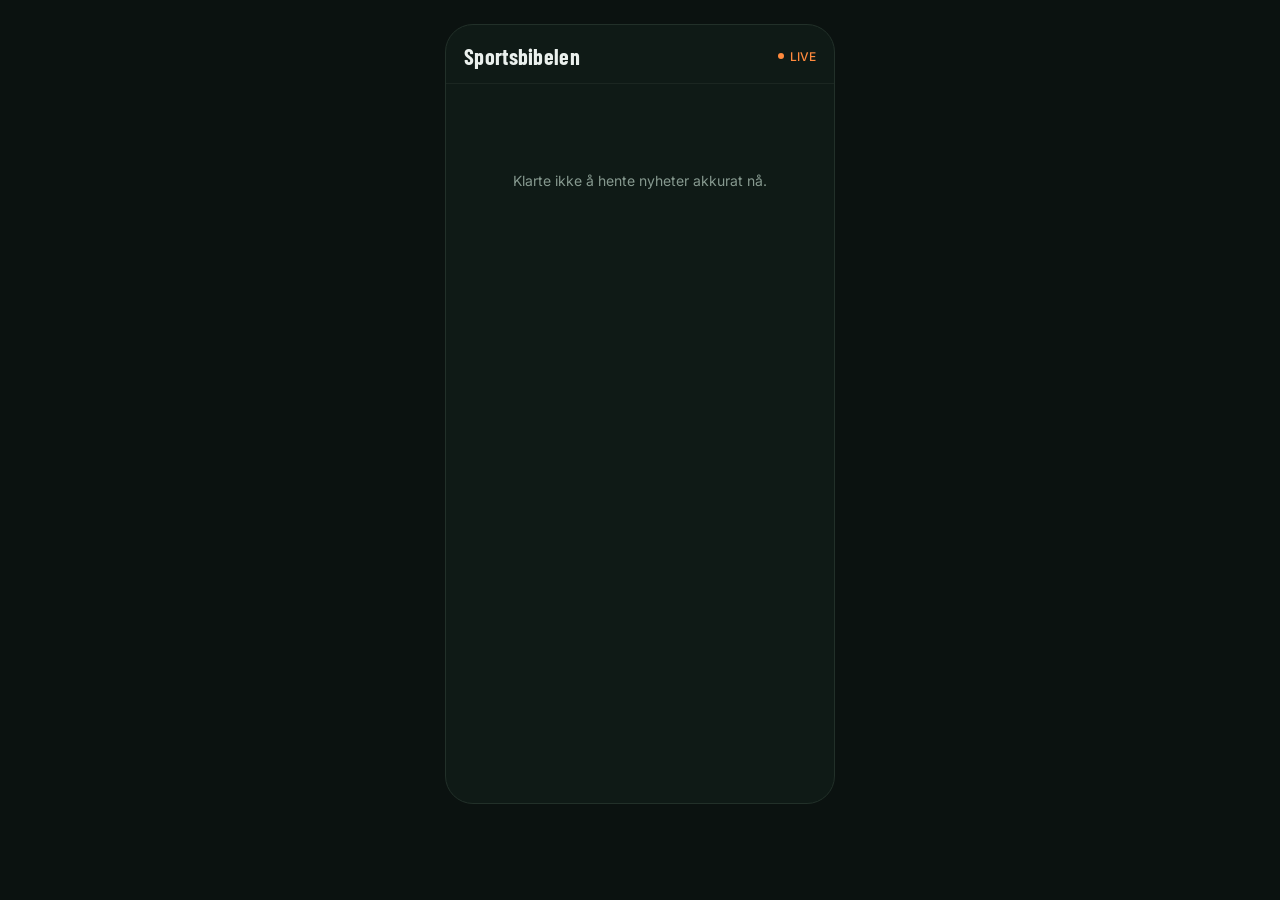
<file: index (1).html>
<!DOCTYPE html>
<html lang="no">
<head>
<meta charset="UTF-8">
<meta name="viewport" content="width=device-width, initial-scale=1.0">
<title>Sportsbibelen</title>
<link rel="preconnect" href="https://fonts.googleapis.com">
<link rel="preconnect" href="https://fonts.gstatic.com" crossorigin>
<link href="https://fonts.googleapis.com/css2?family=Barlow+Condensed:wght@600;700&family=Inter:wght@400;500;600&display=swap" rel="stylesheet">
<style>
  * { box-sizing: border-box; }

  body {
    margin: 0;
    background: #0B1210;
    font-family: 'Inter', -apple-system, BlinkMacSystemFont, sans-serif;
    display: flex;
    justify-content: center;
    padding: 24px 12px;
    min-height: 100vh;
  }

  .phone {
    width: 390px;
    max-width: 100%;
    background: #0F1A16;
    border-radius: 28px;
    border: 1px solid #223029;
    overflow: hidden;
    display: flex;
    flex-direction: column;
    height: 780px;
  }

  .header {
    display: flex;
    align-items: center;
    justify-content: space-between;
    padding: 18px 18px 14px;
    border-bottom: 1px solid #1B2621;
    flex-shrink: 0;
  }

  .logo {
    font-family: 'Barlow Condensed', sans-serif;
    font-weight: 700;
    font-size: 22px;
    color: #EAF0ED;
    letter-spacing: 0.3px;
    margin: 0;
  }

  .live-tag {
    display: flex;
    align-items: center;
    gap: 6px;
    font-size: 12px;
    color: #FF8A3D;
    font-weight: 500;
  }

  .dot {
    width: 6px;
    height: 6px;
    border-radius: 50%;
    background: #FF8A3D;
  }

  .feed {
    overflow-y: auto;
    flex: 1;
    padding: 14px 14px 24px;
  }

  .state {
    color: #86998F;
    font-size: 14px;
    text-align: center;
    padding: 60px 20px;
  }

  .hero {
    position: relative;
    border-radius: 16px;
    overflow: hidden;
    margin-bottom: 18px;
    cursor: pointer;
    background: #16211C;
    height: 220px;
  }

  .hero img {
    width: 100%;
    height: 100%;
    object-fit: cover;
    display: block;
  }

  .hero-overlay {
    position: absolute;
    left: 0;
    right: 0;
    bottom: 0;
    padding: 16px;
    background: linear-gradient(transparent, rgba(6,10,8,0.92));
  }

  .cat-pill {
    display: inline-block;
    font-size: 11.5px;
    color: #0B1F17;
    background: #34D399;
    padding: 3px 9px;
    border-radius: 5px;
    font-weight: 600;
    margin-bottom: 8px;
  }

  .hero-title {
    font-family: 'Barlow Condensed', sans-serif;
    font-weight: 600;
    font-size: 21px;
    line-height: 1.2;
    color: #F5F8F6;
    margin: 0;
  }

  .meta {
    font-size: 12px;
    color: #9FB3A9;
    margin-top: 6px;
  }

  .row {
    display: flex;
    gap: 12px;
    padding: 12px 0;
    border-bottom: 1px solid #1B2621;
    cursor: pointer;
  }

  .row img, .row .thumb-empty {
    width: 76px;
    height: 76px;
    border-radius: 10px;
    object-fit: cover;
    flex-shrink: 0;
    background: #16211C;
  }

  .row-body {
    display: flex;
    flex-direction: column;
    justify-content: center;
    min-width: 0;
  }

  .row-cat {
    font-size: 11px;
    color: #34D399;
    font-weight: 600;
    margin-bottom: 4px;
  }

  .row-title {
    font-family: 'Barlow Condensed', sans-serif;
    font-weight: 600;
    font-size: 15.5px;
    line-height: 1.25;
    color: #EAF0ED;
    margin: 0;
    display: -webkit-box;
    -webkit-line-clamp: 3;
    -webkit-box-orient: vertical;
    overflow: hidden;
  }

  .row-meta {
    font-size: 11.5px;
    color: #86998F;
    margin-top: 6px;
  }

  .detail-wrap {
    position: fixed;
    inset: 0;
    background: rgba(4,8,6,0.7);
    display: none;
    align-items: center;
    justify-content: center;
    z-index: 10;
  }

  .detail-wrap.open {
    display: flex;
  }

  .detail-card {
    width: 390px;
    max-width: 92%;
    max-height: 80%;
    overflow-y: auto;
    background: #0F1A16;
    border-radius: 18px;
    border: 1px solid #223029;
    padding: 0 0 20px;
  }

  .detail-card img {
    width: 100%;
    height: 180px;
    object-fit: cover;
    display: block;
  }

  .detail-body {
    padding: 16px 18px 0;
  }

  .detail-title {
    font-family: 'Barlow Condensed', sans-serif;
    font-weight: 600;
    font-size: 20px;
    line-height: 1.25;
    color: #F5F8F6;
    margin: 0 0 8px;
  }

  .detail-excerpt {
    font-size: 14px;
    line-height: 1.6;
    color: #C4D2CB;
  }

  .close-btn {
    display: block;
    margin: 16px auto 0;
    background: none;
    border: 1px solid #2C3E36;
    color: #9FB3A9;
    border-radius: 8px;
    padding: 8px 16px;
    font-size: 13px;
    cursor: pointer;
  }
</style>
</head>
<body>

  <div class="phone">
    <div class="header">
      <p class="logo">Sportsbibelen</p>
      <div class="live-tag"><span class="dot"></span>LIVE</div>
    </div>
    <div class="feed" id="feed">
      <p class="state">Henter nyheter …</p>
    </div>
  </div>

  <div class="detail-wrap" id="detailWrap">
    <div class="detail-card" id="detailCard"></div>
  </div>

<script>
  // Bytt WP_URL til din egen WordPress-side når som helst.
  const WP_URL = "https://sportsbibelen.no/wp-json/wp/v2/posts?_embed&per_page=12";

  // Midlertidig CORS-proxy. WordPress-servere sender som regel ikke
  // CORS-headere som tillater fetch fra et annet domene (som Netlify),
  // så dette mellomleddet er nødvendig med mindre serveren din
  // eksplisitt tillater det (se merknad nederst i filen).
  const API_URL = "https://api.allorigins.win/raw?url=" + encodeURIComponent(WP_URL);

  function decodeEntities(str) {
    const txt = document.createElement("textarea");
    txt.innerHTML = str;
    return txt.value;
  }

  function stripHtml(html) {
    const div = document.createElement("div");
    div.innerHTML = html;
    return decodeEntities(div.textContent || div.innerText || "");
  }

  function timeAgo(dateStr) {
    const diffMs = Date.now() - new Date(dateStr).getTime();
    const mins = Math.floor(diffMs / 60000);
    if (mins < 1) return "nå nettopp";
    if (mins < 60) return mins + " min siden";
    const hours = Math.floor(mins / 60);
    if (hours < 24) return hours + "t siden";
    const days = Math.floor(hours / 24);
    return days + "d siden";
  }

  function getImage(post) {
    const media = post._embedded && post._embedded["wp:featuredmedia"] && post._embedded["wp:featuredmedia"][0];
    return (media && media.source_url) || null;
  }

  function getCategory(post) {
    const terms = post._embedded && post._embedded["wp:term"] && post._embedded["wp:term"][0];
    return terms && terms.length > 0 ? terms[0].name : null;
  }

  function renderFeed(posts) {
    const feed = document.getElementById("feed");
    feed.innerHTML = "";

    if (!posts.length) {
      feed.innerHTML = '<p class="state">Ingen artikler funnet.</p>';
      return;
    }

    const hero = posts[0];
    const heroImg = getImage(hero);
    const heroCat = getCategory(hero);

    const heroEl = document.createElement("div");
    heroEl.className = "hero";
    heroEl.innerHTML =
      (heroImg ? '<img src="' + heroImg + '" alt="">' : "") +
      '<div class="hero-overlay">' +
      (heroCat ? '<span class="cat-pill">' + heroCat + "</span>" : "") +
      '<h2 class="hero-title">' + stripHtml(hero.title.rendered) + "</h2>" +
      '<p class="meta">' + timeAgo(hero.date) + "</p>" +
      "</div>";
    heroEl.addEventListener("click", () => openDetail(hero));
    feed.appendChild(heroEl);

    posts.slice(1).forEach((post) => {
      const img = getImage(post);
      const cat = getCategory(post);
      const row = document.createElement("div");
      row.className = "row";
      row.innerHTML =
        (img ? '<img src="' + img + '" alt="">' : '<div class="thumb-empty"></div>') +
        '<div class="row-body">' +
        (cat ? '<span class="row-cat">' + cat + "</span>" : "") +
        '<h3 class="row-title">' + stripHtml(post.title.rendered) + "</h3>" +
        '<p class="row-meta">' + timeAgo(post.date) + "</p>" +
        "</div>";
      row.addEventListener("click", () => openDetail(post));
      feed.appendChild(row);
    });
  }

  function openDetail(post) {
    const img = getImage(post);
    const cat = getCategory(post);
    const card = document.getElementById("detailCard");
    card.innerHTML =
      (img ? '<img src="' + img + '" alt="">' : "") +
      '<div class="detail-body">' +
      (cat ? '<span class="row-cat">' + cat + "</span>" : "") +
      '<h2 class="detail-title">' + stripHtml(post.title.rendered) + "</h2>" +
      '<p class="detail-excerpt">' + stripHtml(post.excerpt.rendered) + "</p>" +
      '<button class="close-btn" id="closeBtn">Lukk</button>' +
      "</div>";
    document.getElementById("detailWrap").classList.add("open");
    document.getElementById("closeBtn").addEventListener("click", closeDetail);
  }

  function closeDetail() {
    document.getElementById("detailWrap").classList.remove("open");
  }

  document.getElementById("detailWrap").addEventListener("click", (e) => {
    if (e.target.id === "detailWrap") closeDetail();
  });

  fetch(API_URL)
    .then((res) => {
      if (!res.ok) throw new Error("Nettverksfeil");
      return res.json();
    })
    .then(renderFeed)
    .catch(() => {
      document.getElementById("feed").innerHTML =
        '<p class="state">Klarte ikke å hente nyheter akkurat nå.</p>';
    });
</script>
</body>
</html>
</file>
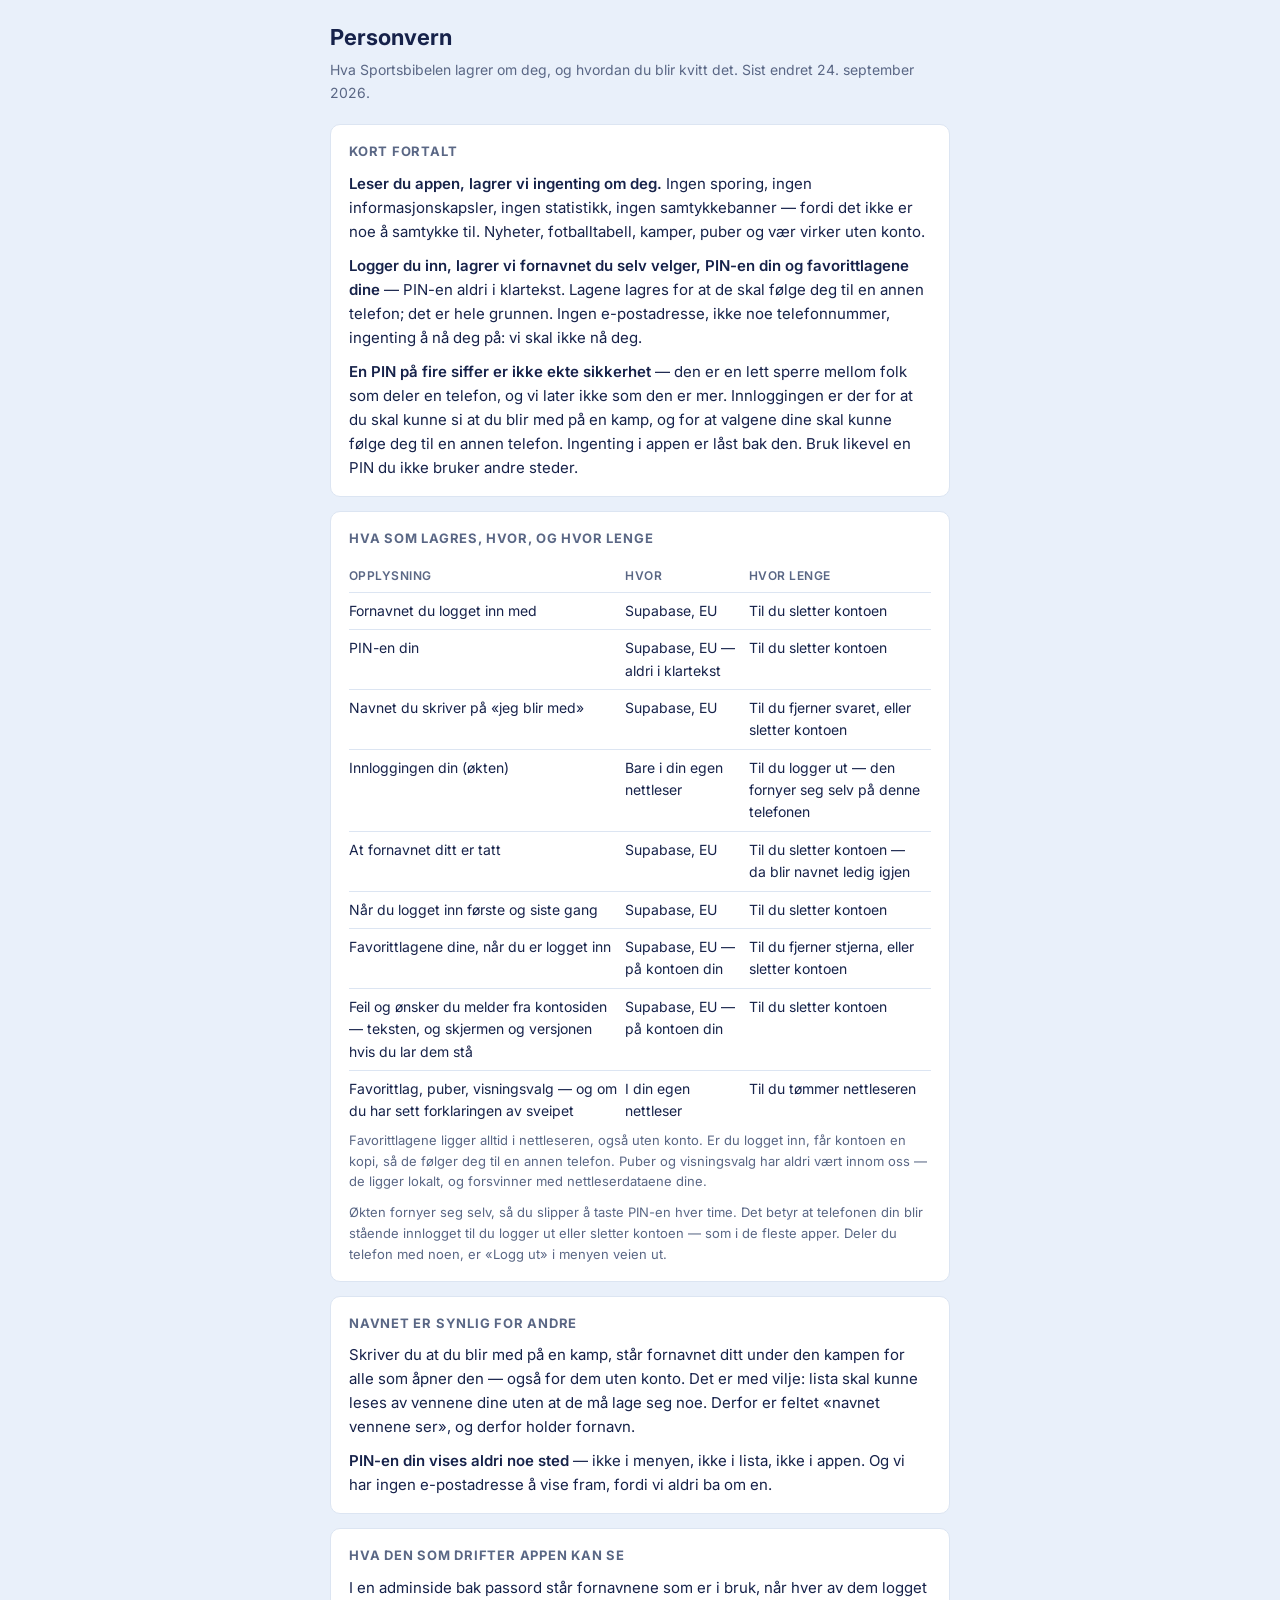
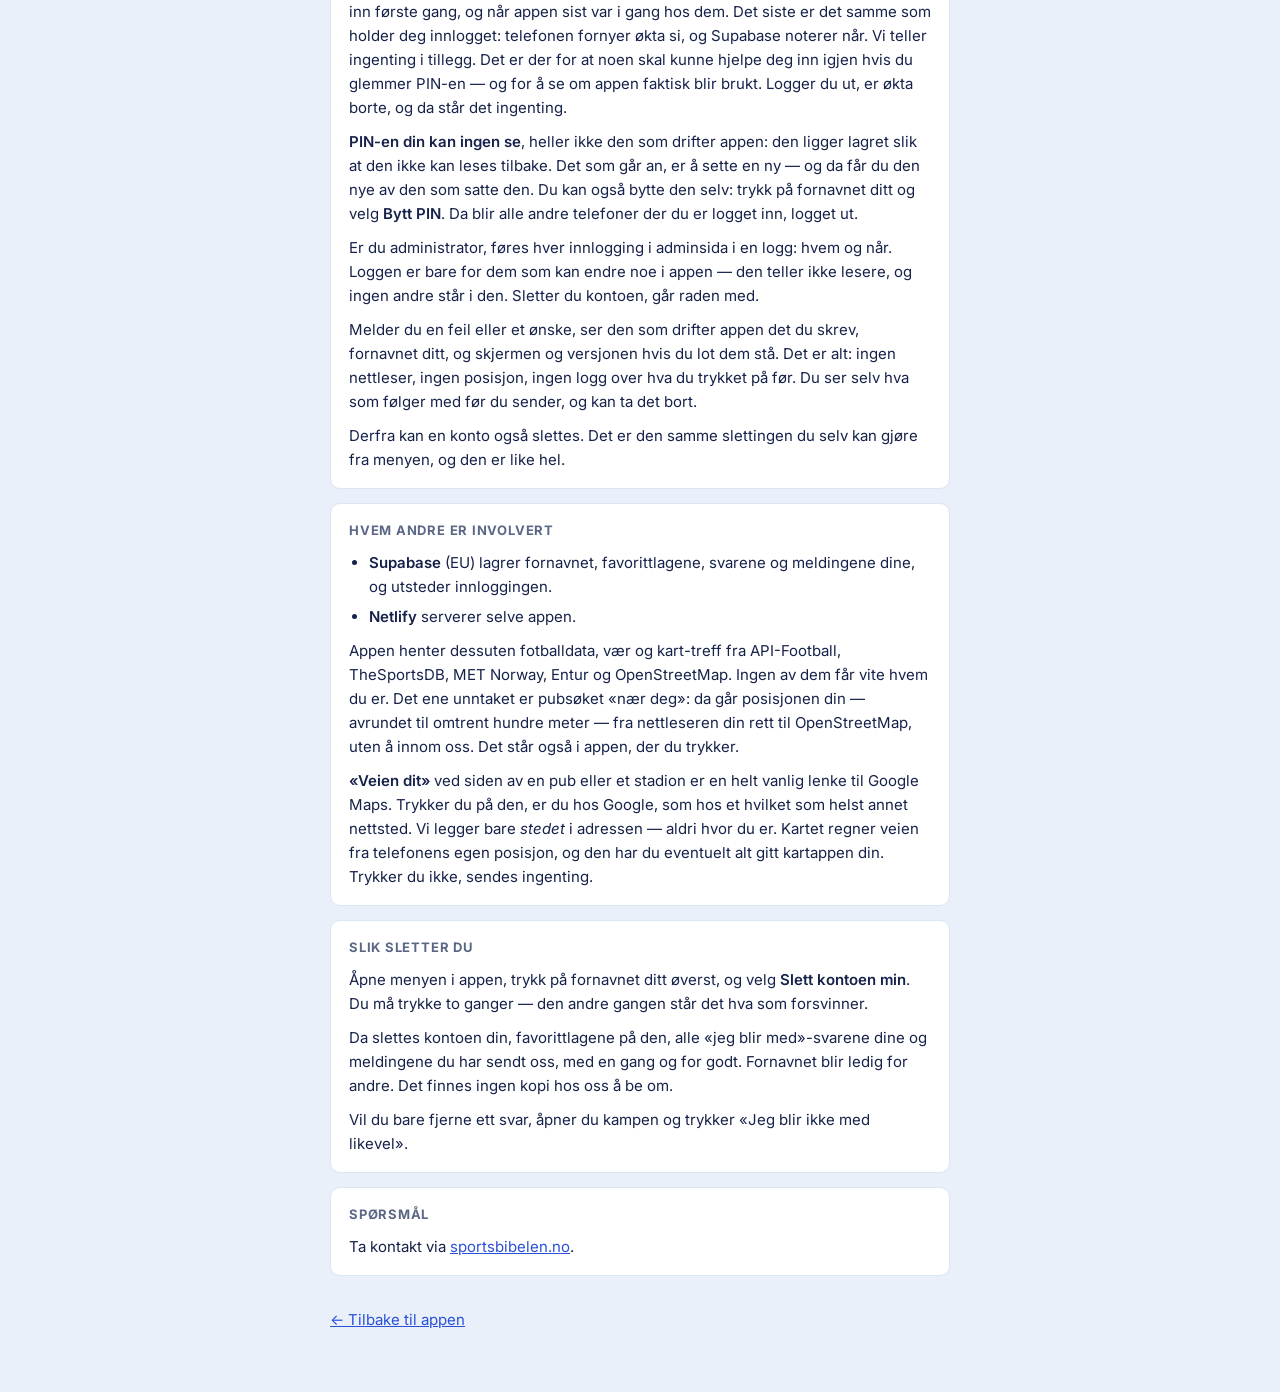
<file: personvern.html>
<!DOCTYPE html>
<html lang="nb">
<head>
<meta charset="UTF-8">
<meta name="viewport" content="width=device-width, initial-scale=1.0">
<title>Sportsbibelen — personvern</title>
<link rel="preconnect" href="https://fonts.googleapis.com">
<link rel="preconnect" href="https://fonts.gstatic.com" crossorigin>
<link href="https://fonts.googleapis.com/css2?family=Inter:wght@400;500;600;700&display=swap" rel="stylesheet">
<style>
  :root {
    --bg: #E9F0FA; --kort: #FFFFFF; --ramme: #DCE5F2;
    --tekst: #16224A; --tekst-dim: #5A6785; --tekst-svak: #8A95AE;
    --aksent: #2A50D8;
  }
  * { box-sizing: border-box; }
  body {
    margin: 0; padding: 20px 16px 60px; background: var(--bg); color: var(--tekst);
    font-family: 'Inter', -apple-system, BlinkMacSystemFont, sans-serif;
    font-size: 15px; line-height: 1.6;
  }
  main { max-width: 620px; margin: 0 auto; }
  h1 { font-size: 22px; margin: 0 0 4px; }
  .undertittel { margin: 0 0 20px; color: var(--tekst-dim); font-size: 14px; }
  section { background: var(--kort); border: 1px solid var(--ramme); border-radius: 10px; padding: 16px 18px; margin-bottom: 14px; }
  h2 { font-size: 13px; text-transform: uppercase; letter-spacing: 0.06em; color: var(--tekst-dim); margin: 0 0 10px; }
  p { margin: 0 0 10px; }
  p:last-child { margin-bottom: 0; }
  ul { margin: 0 0 10px; padding-left: 20px; }
  li { margin-bottom: 6px; }
  a { color: var(--aksent); }
  .sterk { font-weight: 600; }
  .dim { color: var(--tekst-dim); font-size: 13px; }
  table { width: 100%; border-collapse: collapse; font-size: 14px; }
  th, td { text-align: left; padding: 7px 8px 7px 0; border-bottom: 1px solid var(--ramme); vertical-align: top; }
  th { color: var(--tekst-dim); font-weight: 600; font-size: 12px; text-transform: uppercase; letter-spacing: 0.04em; }
  tr:last-child td { border-bottom: 0; }
  .tilbake { display: inline-block; margin-top: 18px; }
</style>
</head>
<body>
<main>
  <h1>Personvern</h1>
  <p class="undertittel">Hva Sportsbibelen lagrer om deg, og hvordan du blir kvitt det.
    Sist endret 24. september 2026.</p>

  <section>
    <h2>Kort fortalt</h2>
    <p><span class="sterk">Leser du appen, lagrer vi ingenting om deg.</span>
      Ingen sporing, ingen informasjonskapsler, ingen statistikk, ingen
      samtykkebanner — fordi det ikke er noe å samtykke til. Nyheter,
      fotballtabell, kamper, puber og vær virker uten konto.</p>
    <p><span class="sterk">Logger du inn, lagrer vi fornavnet du selv
      velger, PIN-en din og favorittlagene dine</span> — PIN-en aldri i
      klartekst. Lagene lagres for at de skal følge deg til en annen
      telefon; det er hele grunnen. Ingen
      e-postadresse, ikke noe telefonnummer, ingenting å nå deg på: vi
      skal ikke nå deg.</p>
    <p><span class="sterk">En PIN på fire siffer er ikke ekte
      sikkerhet</span> — den er en lett sperre mellom folk som deler en
      telefon, og vi later ikke som den er mer. Innloggingen er der for at
      du skal kunne si at du blir med på en kamp, og for at valgene dine
      skal kunne følge deg til en annen telefon. Ingenting i appen er låst
      bak den. Bruk likevel en PIN du ikke bruker andre steder.</p>
  </section>

  <section>
    <h2>Hva som lagres, hvor, og hvor lenge</h2>
    <table>
      <tr>
        <th>Opplysning</th><th>Hvor</th><th>Hvor lenge</th>
      </tr>
      <tr>
        <td>Fornavnet du logget inn med</td>
        <td>Supabase, EU</td>
        <td>Til du sletter kontoen</td>
      </tr>
      <tr>
        <td>PIN-en din</td>
        <td>Supabase, EU — aldri i klartekst</td>
        <td>Til du sletter kontoen</td>
      </tr>
      <tr>
        <td>Navnet du skriver på «jeg blir med»</td>
        <td>Supabase, EU</td>
        <td>Til du fjerner svaret, eller sletter kontoen</td>
      </tr>
      <tr>
        <td>Innloggingen din (økten)</td>
        <td>Bare i din egen nettleser</td>
        <td>Til du logger ut — den fornyer seg selv på denne telefonen</td>
      </tr>
      <tr>
        <td>At fornavnet ditt er tatt</td>
        <td>Supabase, EU</td>
        <td>Til du sletter kontoen — da blir navnet ledig igjen</td>
      </tr>
      <tr>
        <td>Når du logget inn første og siste gang</td>
        <td>Supabase, EU</td>
        <td>Til du sletter kontoen</td>
      </tr>
      <tr>
        <td>Favorittlagene dine, når du er logget inn</td>
        <td>Supabase, EU — på kontoen din</td>
        <td>Til du fjerner stjerna, eller sletter kontoen</td>
      </tr>
      <tr>
        <td>Feil og ønsker du melder fra kontosiden — teksten, og skjermen og
          versjonen hvis du lar dem stå</td>
        <td>Supabase, EU — på kontoen din</td>
        <td>Til du sletter kontoen</td>
      </tr>
      <tr>
        <td>Favorittlag, puber, visningsvalg — og om du har sett forklaringen av sveipet</td>
        <td>I din egen nettleser</td>
        <td>Til du tømmer nettleseren</td>
      </tr>
    </table>
    <p class="dim">Favorittlagene ligger alltid i nettleseren, også uten
      konto. Er du logget inn, får kontoen en kopi, så de følger deg til en
      annen telefon. Puber og visningsvalg har aldri vært innom oss — de
      ligger lokalt, og forsvinner med nettleserdataene dine.</p>
    <p class="dim">Økten fornyer seg selv, så du slipper å taste PIN-en
      hver time. Det betyr at telefonen din blir stående innlogget til du
      logger ut eller sletter kontoen — som i de fleste apper. Deler du
      telefon med noen, er «Logg ut» i menyen veien ut.</p>
  </section>

  <section>
    <h2>Navnet er synlig for andre</h2>
    <p>Skriver du at du blir med på en kamp, står fornavnet ditt under den
      kampen for alle som åpner den — også for dem uten konto. Det er
      med vilje: lista skal kunne leses av vennene dine uten at de må
      lage seg noe. Derfor er feltet «navnet vennene ser», og derfor
      holder fornavn.</p>
    <p><span class="sterk">PIN-en din vises aldri noe sted</span> — ikke i
      menyen, ikke i lista, ikke i appen. Og vi har ingen e-postadresse å
      vise fram, fordi vi aldri ba om en.</p>
  </section>

  <section>
    <h2>Hva den som drifter appen kan se</h2>
    <p>I en adminside bak passord står fornavnene som er i bruk, når hver
      av dem logget inn første gang, og når appen sist var i gang hos dem.
      Det siste er det samme som holder deg innlogget: telefonen fornyer
      økta si, og Supabase noterer når. Vi teller ingenting i tillegg.
      Det er der for at noen skal kunne hjelpe deg inn igjen hvis du
      glemmer PIN-en — og for å se om appen faktisk blir brukt. Logger du
      ut, er økta borte, og da står det ingenting.</p>
    <p><span class="sterk">PIN-en din kan ingen se</span>, heller ikke
      den som drifter appen: den ligger lagret slik at den ikke kan leses
      tilbake. Det som går an, er å sette en ny — og da får du den nye av
      den som satte den. Du kan også bytte den selv: trykk på fornavnet
      ditt og velg <span class="sterk">Bytt PIN</span>. Da blir alle andre
      telefoner der du er logget inn, logget ut.</p>
    <p>Er du administrator, føres hver innlogging i adminsida i en logg: hvem
      og når. Loggen er bare for dem som kan endre noe i appen — den teller
      ikke lesere, og ingen andre står i den. Sletter du kontoen, går
      raden med.</p>
    <p>Melder du en feil eller et ønske, ser den som drifter appen det du
      skrev, fornavnet ditt, og skjermen og versjonen hvis du lot dem stå.
      Det er alt: ingen nettleser, ingen posisjon, ingen logg over hva du
      trykket på før. Du ser selv hva som følger med før du sender, og kan
      ta det bort.</p>
    <p>Derfra kan en konto også slettes. Det er den samme slettingen du
      selv kan gjøre fra menyen, og den er like hel.</p>
  </section>

  <section>
    <h2>Hvem andre er involvert</h2>
    <ul>
      <li><span class="sterk">Supabase</span> (EU) lagrer fornavnet,
        favorittlagene, svarene og meldingene dine, og utsteder
        innloggingen.</li>
      <li><span class="sterk">Netlify</span> serverer selve appen.</li>
    </ul>
    <p>Appen henter dessuten fotballdata, vær og kart-treff fra API-Football,
      TheSportsDB, MET Norway, Entur og OpenStreetMap. Ingen av dem får
      vite hvem du er. Det ene unntaket er pubsøket «nær deg»: da går
      posisjonen din — avrundet til omtrent hundre meter — fra
      nettleseren din rett til OpenStreetMap, uten å innom oss. Det står
      også i appen, der du trykker.</p>
    <p><span class="sterk">«Veien dit»</span> ved siden av en pub eller et
      stadion er en helt vanlig lenke til Google Maps. Trykker du på den,
      er du hos Google, som hos et hvilket som helst annet nettsted. Vi
      legger bare <em>stedet</em> i adressen — aldri hvor du er. Kartet
      regner veien fra telefonens egen posisjon, og den har du eventuelt
      alt gitt kartappen din. Trykker du ikke, sendes ingenting.</p>
  </section>

  <section>
    <h2>Slik sletter du</h2>
    <p>Åpne menyen i appen, trykk på fornavnet ditt øverst, og velg
      <span class="sterk">Slett kontoen min</span>. Du må trykke to
      ganger — den andre gangen står det hva som forsvinner.</p>
    <p>Da slettes kontoen din, favorittlagene på den, alle «jeg blir
      med»-svarene dine og meldingene du har sendt oss, med
      en gang og for godt. Fornavnet blir ledig for andre. Det finnes
      ingen kopi hos oss å be om.</p>
    <p>Vil du bare fjerne ett svar, åpner du kampen og trykker
      «Jeg blir ikke med likevel».</p>
  </section>

  <section>
    <h2>Spørsmål</h2>
    <p>Ta kontakt via <a href="https://sportsbibelen.no">sportsbibelen.no</a>.</p>
  </section>

  <a class="tilbake" href="/">← Tilbake til appen</a>
</main>
</body>
</html>
</file>
